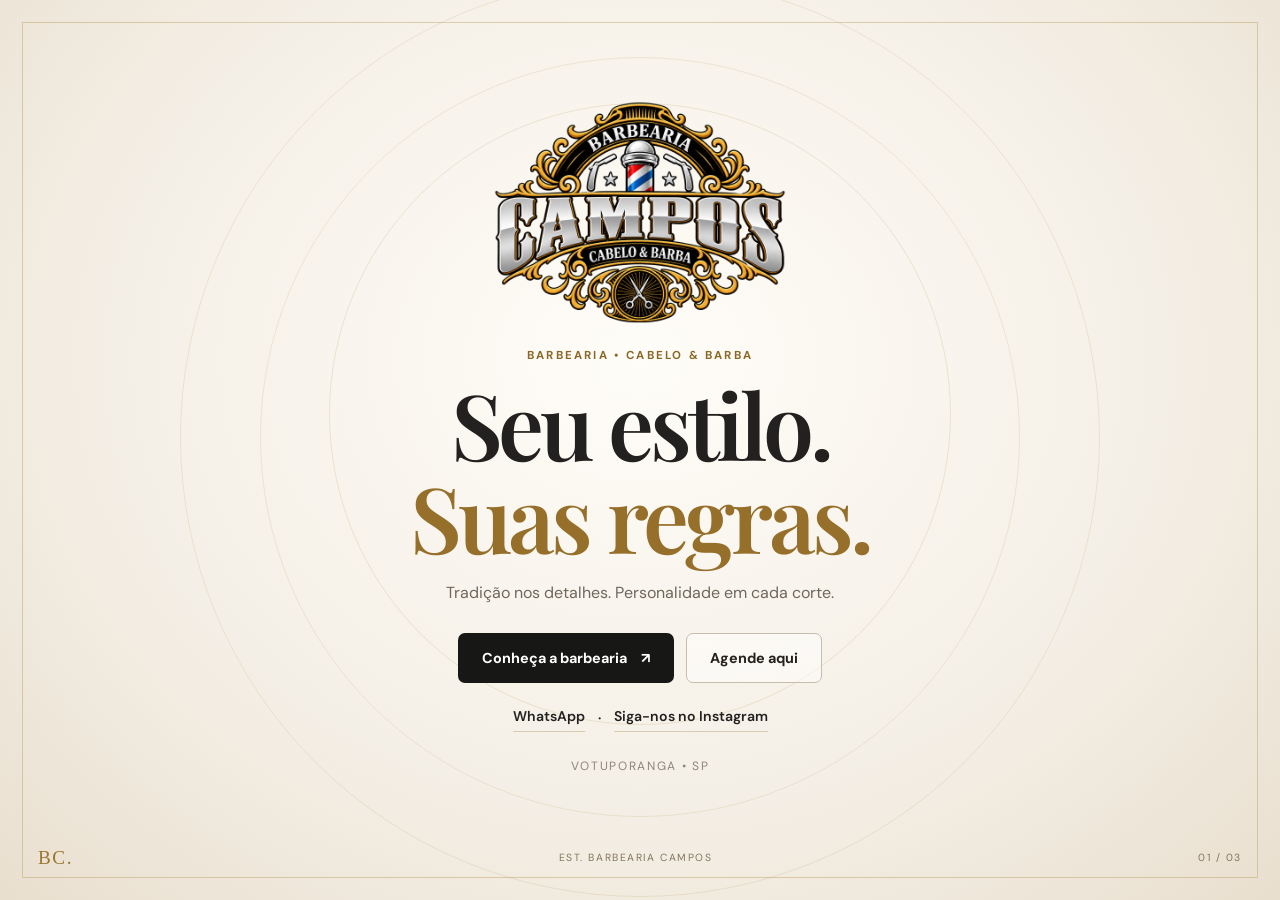
<file: index.html>
<!DOCTYPE html>
<html lang="pt-BR">
<head>
  <meta charset="UTF-8">
  <meta name="viewport" content="width=device-width, initial-scale=1">
  <meta name="theme-color" content="#f4efe6">
  <meta name="description" content="Barbearia Campos — cabelo e barba. Escolha seu próximo visual e agende seu horário.">
  <title>Barbearia Campos | Sua próxima versão</title>
  <link rel="stylesheet" href="style.css">
  <script src="script.js" defer></script>
</head>
<body class="cover-body">
  <main class="cover">
    <div class="cover-orbit orbit-one"></div><div class="cover-orbit orbit-two"></div>
    <div class="cover-content">
      <div class="cover-logo-wrap">
        <img class="cover-logo" src="assets/logo-campos.png" alt="Logo Barbearia Campos — Cabelo e Barba">
      </div>
      <p class="eyebrow">BARBEARIA • CABELO &amp; BARBA</p>
      <h1>Seu estilo.<br><span>Suas regras.</span></h1>
      <p class="cover-copy">Tradição nos detalhes. Personalidade em cada corte.</p>
      <div class="cover-actions">
        <a class="btn btn-dark" href="inicio.html">Conheça a barbearia <span aria-hidden="true">↗</span></a>
        <a class="btn btn-light" href="agendamento.html">Agende aqui</a>
      </div>
      <div class="cover-social">
        <a href="https://wa.me/5517991601154" target="_blank" rel="noopener noreferrer">WhatsApp</a>
        <span aria-hidden="true">·</span>
        <!-- Troque o # pelo link real do Instagram da barbearia. -->
        <a href="#" data-instagram-link>Siga-nos no Instagram</a>
      </div>
      <p class="cover-note">Votuporanga • SP</p>
    </div>
    <div class="cover-bottom"><span>BC.</span><span>EST. BARBEARIA CAMPOS</span><span>01 / 03</span></div>
  </main>
</body>
</html>
</file>
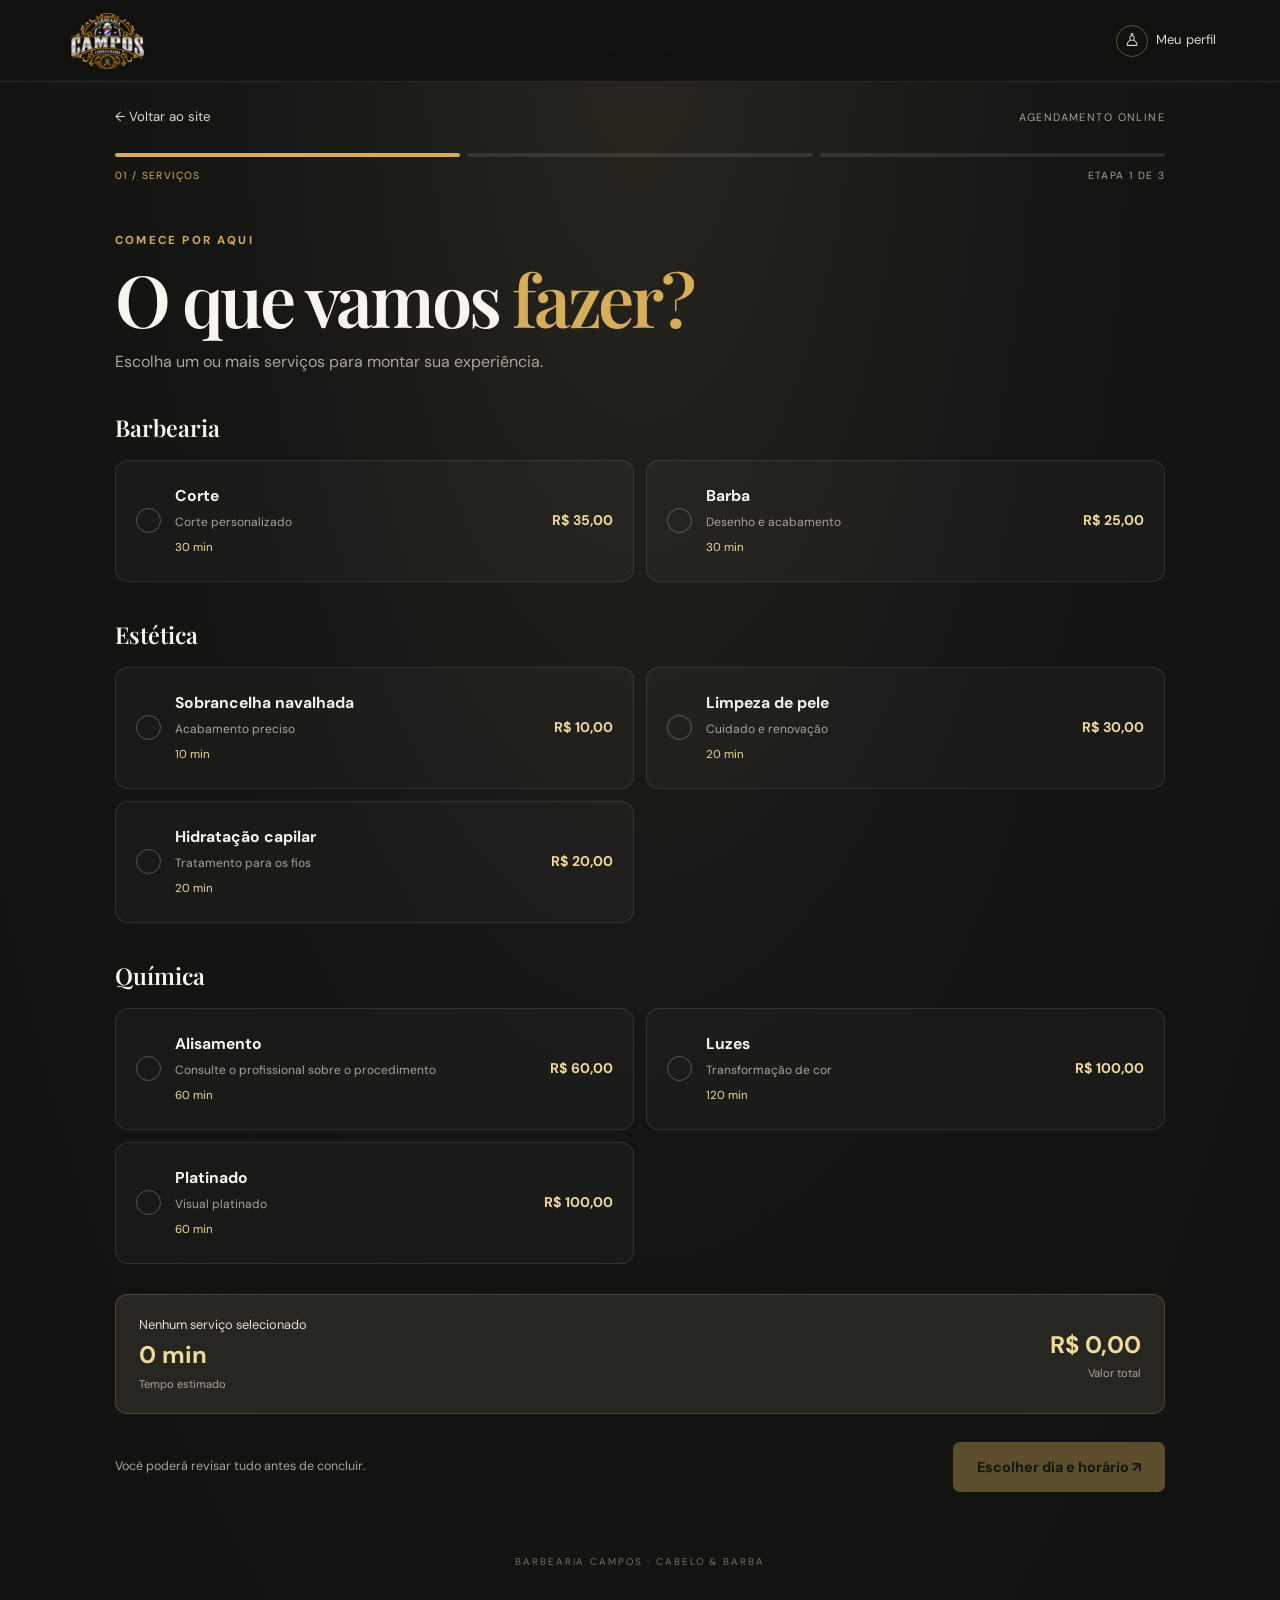
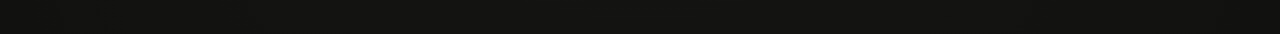
<file: agendamento.html>
<!DOCTYPE html>
<html lang="pt-BR">
<head>
  <meta charset="UTF-8"><meta name="viewport" content="width=device-width, initial-scale=1"><meta name="theme-color" content="#111111">
  <meta name="description" content="Escolha seus serviços e solicite um horário na Barbearia Campos.">
  <title>Agendamento | Barbearia Campos</title><link rel="stylesheet" href="style.css"><script src="agendamento.js" defer></script>
</head>
<body class="booking-body">
  <header class="site-header booking-header">
    <a class="wordmark" href="inicio.html" aria-label="Barbearia Campos — página inicial">
    <img
        class="site-logo"
        src="assets/logo-campos.png"
        alt="Barbearia Campos — Cabelo e Barba"
    >
</a>
    <a class="profile-link" href="perfil.html"><span class="profile-icon">♙</span><span>Meu perfil</span></a>
  </header>
  <main class="booking-shell">
    <div class="booking-topline"><a class="back-link" href="inicio.html">← Voltar ao site</a><span>AGENDAMENTO ONLINE</span></div>
    <div class="step-progress" aria-label="Progresso do agendamento"><span class="progress-segment active"></span><span class="progress-segment"></span><span class="progress-segment"></span></div>
    <div class="step-labels"><span class="current-step-label">01 / SERVIÇOS</span><span id="step-counter">ETAPA 1 DE 3</span></div>
    <section class="booking-step active" data-step="1">
      <div class="step-heading"><p class="eyebrow">COMECE POR AQUI</p><h1>O que vamos <span>fazer?</span></h1><p>Escolha um ou mais serviços para montar sua experiência.</p></div>
      <div id="service-list" class="booking-service-list"></div>
      <div class="selection-summary"><div><span id="selected-count">Nenhum serviço selecionado</span><strong id="total-duration">0 min</strong><small>Tempo estimado</small></div><div class="summary-price"><strong id="total-price">R$ 0,00</strong><small>Valor total</small></div></div>
      <div class="step-footer"><span class="muted-note">Você poderá revisar tudo antes de concluir.</span><button class="btn btn-gold" id="to-step-2" type="button" disabled>Escolher dia e horário ↗</button></div>
    </section>
    <section class="booking-step" data-step="2" hidden>
      <div class="step-heading"><p class="eyebrow">ENCONTRE SEU MOMENTO</p><h1>Quando fica <span>melhor?</span></h1><p>Escolha uma data e depois um dos horários disponíveis.</p></div>
      <div class="calendar-toolbar"><button class="calendar-arrow" id="previous-week" type="button" aria-label="Semana anterior">←</button><strong id="calendar-range">Esta semana</strong><button class="calendar-arrow" id="next-week" type="button" aria-label="Próxima semana">→</button></div>
      <div id="week-days" class="week-days" aria-label="Escolha o dia"></div>
      <p id="date-hint" class="date-hint">Selecione uma data para consultar os horários.</p>
      <div class="time-heading"><h2>Horários</h2><span id="selected-date-label">Nenhum dia selecionado</span></div>
      <div id="time-slots" class="time-slots"><p class="empty-slots">Escolha um dia para ver os horários.</p></div>
      <p class="availability-note"><span class="legend-dot available-dot"></span> Horário exibido para seleção <span class="legend-dot selected-dot"></span> Seu horário escolhido</p>
      <div class="step-footer"><button class="btn btn-outline" id="back-to-step-1" type="button">← Voltar aos serviços</button><button class="btn btn-gold" id="to-step-3" type="button" disabled>Revisar agendamento ↗</button></div>
    </section>
    <section class="booking-step" data-step="3" hidden>
      <div class="step-heading"><p class="eyebrow">QUASE LÁ</p><h1>Confira os <span>detalhes.</span></h1><p>Preencha ou confirme seus dados para enviar a solicitação.</p></div>
      <div id="booking-review" class="booking-review"></div>
      <form id="booking-form" class="booking-customer-form">
        <div class="form-two-columns"><div><label for="customer-name">Nome completo</label><input id="customer-name" name="name" autocomplete="name" maxlength="100" required></div><div><label for="customer-phone">WhatsApp com DDD</label><input id="customer-phone" name="phone" type="tel" autocomplete="tel" maxlength="20" required></div></div>
        <label class="consent-line"><input id="consent" type="checkbox" required><span>Concordo em usar esses dados para tratar desta solicitação de agendamento.</span></label>
        <p class="privacy-note">Nesta versão inicial, seus dados de perfil ficam salvos apenas neste navegador. A reserva ainda não é gravada em um banco de dados compartilhado.</p>
        <div class="step-footer"><button class="btn btn-outline" id="back-to-step-2" type="button">← Voltar ao horário</button><button class="btn btn-gold" type="submit">Enviar solicitação pelo WhatsApp ↗</button></div>
      </form>
    </section>
    <section class="booking-step" data-step="4" hidden>
      <div class="confirmation-mark">✓</div><p class="eyebrow">SOLICITAÇÃO PREPARADA</p><h1>Vamos confirmar <span>com você.</span></h1>
      <p class="confirmation-copy">Seu resumo foi preparado para enviar pelo WhatsApp. O horário só estará confirmado depois que a barbearia responder. Esta página ainda não bloqueia horários automaticamente.</p>
      <div id="confirmation-summary" class="booking-review"></div>
      <a id="confirmation-whatsapp" class="btn btn-gold full-width" href="https://wa.me/5517991601154" target="_blank" rel="noopener noreferrer">Continuar no WhatsApp ↗</a>
      <a class="text-link confirmation-home" href="inicio.html">Voltar para a barbearia</a>
    </section>
    <p class="booking-footnote">BARBEARIA CAMPOS · CABELO &amp; BARBA</p>
  </main>
</body>
</html>
</file>
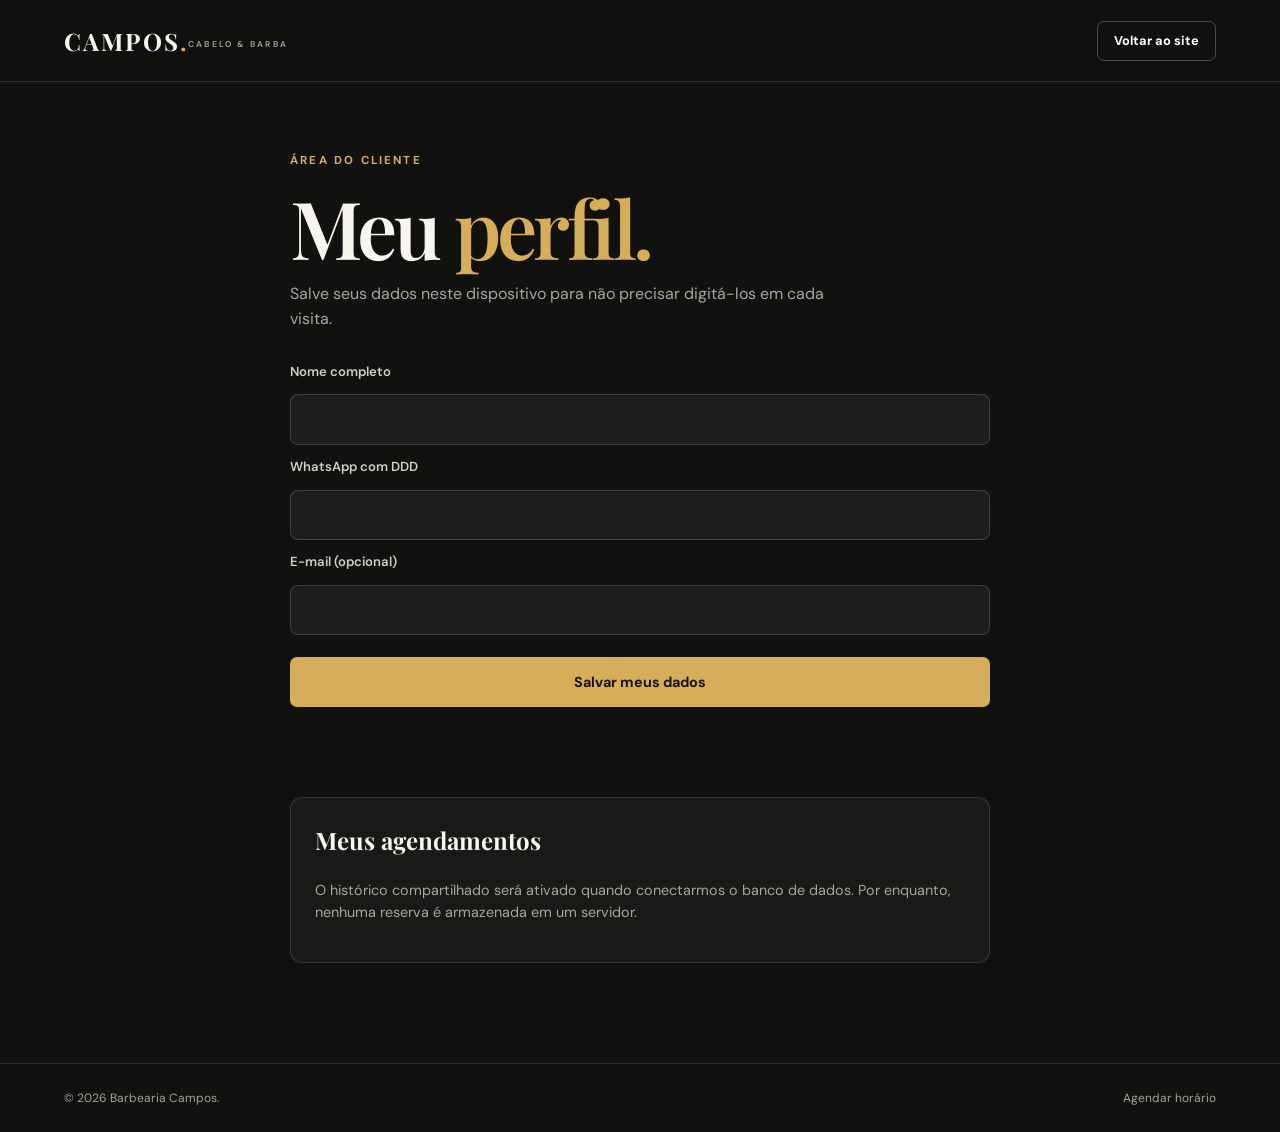
<file: perfil.html>
<!DOCTYPE html>
<html lang="pt-BR">
<head>
  <meta charset="UTF-8"><meta name="viewport" content="width=device-width, initial-scale=1"><meta name="theme-color" content="#111111">
  <title>Meu perfil | Barbearia Campos</title><link rel="stylesheet" href="style.css"><script src="script.js" defer></script>
</head>
<body class="site-body">
  <header class="site-header"><a class="wordmark" href="inicio.html">CAMPOS<span>.</span><small>CABELO &amp; BARBA</small></a><a class="btn btn-outline btn-small" href="inicio.html">Voltar ao site</a></header>
  <main class="profile-page">
    <p class="eyebrow">ÁREA DO CLIENTE</p><h1>Meu <span>perfil.</span></h1>
    <p class="profile-intro">Salve seus dados neste dispositivo para não precisar digitá-los em cada visita.</p>
    <form id="profile-form" class="profile-form">
      <label for="profile-name">Nome completo</label><input id="profile-name" name="name" autocomplete="name" maxlength="100" required>
      <label for="profile-phone">WhatsApp com DDD</label><input id="profile-phone" name="phone" type="tel" autocomplete="tel" maxlength="20" required>
      <label for="profile-email">E-mail (opcional)</label><input id="profile-email" name="email" type="email" autocomplete="email" maxlength="150">
      <button class="btn btn-gold" type="submit">Salvar meus dados</button><p id="profile-message" class="status-message" role="status" aria-live="polite"></p>
    </form>
    <section class="profile-history"><h2>Meus agendamentos</h2><p>O histórico compartilhado será ativado quando conectarmos o banco de dados. Por enquanto, nenhuma reserva é armazenada em um servidor.</p></section>
  </main>
  <footer class="site-footer"><p>© <span data-year></span> Barbearia Campos.</p><a href="agendamento.html">Agendar horário</a></footer>
</body>
</html>
</file>
<file: style.css>
@import url('https://fonts.googleapis.com/css2?family=DM+Sans:wght@400;500;600;700&family=Playfair+Display:wght@500;600;700&display=swap');
:root{--black:#111110;--black-2:#191918;--panel:#20201e;--gold:#d6ad59;--gold-light:#f0d99c;--cream:#f4efe6;--paper:#fbf8f2;--ink:#22211f;--muted:#a7a39b;--line:rgba(255,255,255,.12);--radius:18px}
*{box-sizing:border-box}html{scroll-behavior:smooth;scroll-padding-top:88px}body{margin:0;font-family:'DM Sans',Arial,sans-serif;line-height:1.55}a{color:inherit;text-decoration:none}button,input{font:inherit}button,a{-webkit-tap-highlight-color:transparent}img{max-width:100%;display:block}.eyebrow{font-size:.72rem;font-weight:700;letter-spacing:.19em;text-transform:uppercase;color:var(--gold);margin:0 0 16px}.btn{display:inline-flex;align-items:center;justify-content:center;gap:14px;min-height:50px;padding:0 23px;border:1px solid transparent;border-radius:7px;font-weight:700;font-size:.9rem;cursor:pointer;transition:transform .2s ease,background .2s ease,border-color .2s ease,box-shadow .2s ease}.btn:hover{transform:translateY(-2px)}.btn:focus-visible,a:focus-visible,button:focus-visible,input:focus-visible{outline:3px solid #6cb9ed;outline-offset:3px}
.btn:disabled{opacity:.38;cursor:not-allowed;transform:none}
.btn-gold{background:var(--gold);color:#171512}.btn-gold:hover{background:var(--gold-light);box-shadow:0 8px 24px #d6ad5928}.btn-dark{background:#171715;color:#fff}.btn-light{border-color:#c5bdaE;background:#ffffff75;color:#24211c}.btn-outline{border-color:rgba(255,255,255,.25);color:#fff;background:transparent}.btn-small{min-height:40px;padding:0 16px;font-size:.8rem}.text-link{display:inline-flex;align-items:center;gap:9px;font-weight:600;font-size:.9rem}
.text-link:hover{color:var(--gold)}
/* Capa clara */
.cover-body{background:var(--cream);color:var(--ink);min-height:100vh}.cover{min-height:100svh;position:relative;overflow:hidden;display:flex;align-items:center;justify-content:center;padding:50px 22px 76px;background:radial-gradient(ellipse at 50% 40%,#fffdf8 0%,#f4efe6 58%,#e9dfcf 100%)}.cover:before{content:"";position:absolute;inset:22px;border:1px solid #b89b5b70;pointer-events:none}.cover:after{content:"";position:absolute;width:620px;height:620px;border:1px solid #b99b5b38;border-radius:50%;left:50%;top:46%;transform:translate(-50%,-50%);pointer-events:none}.cover-orbit{position:absolute;border:1px solid #b99b5b30;border-radius:50%;pointer-events:none}
.orbit-one{width:760px;height:760px}
.orbit-two{width:920px;height:920px}
.cover-content{
    position:relative;
    z-index:1;
    width:min(100%,620px);
    text-align:center;
    display:flex;
    align-items:center;
    flex-direction:column
}
.cover-logo-wrap {
    width: min(100%, 340px);
    aspect-ratio: 1.5;
    display: flex;
    align-items: center;
    justify-content: center;
    overflow: visible;
    margin-bottom: 22px;
    background: transparent;
    box-shadow: none;
    border: none;
    border-radius: 0;
}

.cover-logo {
    display: block;
    width: 100%;
    height: 100%;
    object-fit: contain;
    background: transparent;
}
.cover-content .eyebrow{
    color:#8a6928;
    margin-bottom:12px
}
.cover h1,.hero-section h1,.section-intro h2,.gallery-heading h2,.booking-banner h2,.contact-section h2,.profile-page h1,.step-heading h1,.booking-step>h1{
    font-family:'Playfair Display',Georgia,serif;
    font-weight:600;letter-spacing:-.045em;
    line-height:1.02
}
.cover h1{font-size:clamp(3rem,8vw,5.7rem);margin:0}
.cover h1 span{color:#96702b}
.cover-copy{margin:18px 0 27px;color:#6e675c}
.cover-actions{display:flex;gap:12px;flex-wrap:wrap;justify-content:center}
.cover-social{display:flex;gap:13px;align-items:center;margin-top:23px;font-size:.88rem;font-weight:600}
.cover-social a{border-bottom:1px solid #a58a4d60;padding-bottom:3px}
.cover-note{font-size:.75rem;letter-spacing:.14em;text-transform:uppercase;color:#8c8579;margin:25px 0 0}
.cover-bottom{position:absolute;z-index:2;left:38px;right:38px;bottom:27px;display:flex;justify-content:space-between;align-items:center;color:#83765c;font-size:.65rem;letter-spacing:.15em}
.cover-bottom span:first-child{font-family:Georgia,serif;font-size:1.2rem;color:#9a762f}
/* Cabeçalho e site principal */
.site-body{background:var(--black);color:#f8f5ee}
.site-header{height:82px;display:flex;align-items:center;justify-content:space-between;gap:24px;padding:0 clamp(20px,5vw,76px);background:#111110f2;border-bottom:1px solid var(--line);position:sticky;top:0;z-index:20;backdrop-filter:blur(14px)}

.wordmark{font-family:'Playfair Display',Georgia,serif;font-size:1.5rem;font-weight:700;letter-spacing:.09em;line-height:1;white-space:nowrap}.wordmark>span{color:var(--gold)}
.wordmark small{display:block;margin-top:7px;font:600 .53rem 'DM Sans',sans-serif;letter-spacing:.25em;color:#aaa398}
/* Logo da Barbearia Campos no cabeçalho */
.site-header .wordmark {
    display: flex;
    align-items: center;
    flex-shrink: 0;
}

.site-header .site-logo {
    display: block;
    width: 145px;
    height: 58px;
    object-fit: contain;
    object-position: left center;
}

/* Ajuste da logo para celulares */
@media (max-width: 650px) {
    .site-header .site-logo {
        width: 112px;
        height: 48px;
    }
}
.main-nav,.header-actions{display:flex;align-items:center;gap:27px}.main-nav a{font-size:.83rem;color:#c7c2b8;transition:color .2s}.main-nav a:hover{color:var(--gold)}.header-actions{gap:16px}.profile-link{display:inline-flex;align-items:center;gap:8px;font-size:.82rem;color:#ded9cf}.profile-icon{display:grid;place-items:center;width:32px;height:32px;border:1px solid #d6ad5966;border-radius:50%;font-size:1.15rem}.menu-toggle{display:none;border:1px solid var(--line);background:transparent;color:white;border-radius:8px;padding:8px 12px;font-size:1.2rem}.hero-section{position:relative;min-height:min(720px,82vh);display:flex;align-items:center;background:#171614 url('https://images.unsplash.com/photo-1621605815971-fbc98d665033?auto=format&fit=crop&w=2000&q=90') center 40%/cover no-repeat}.hero-shade{position:absolute;inset:0;background:linear-gradient(90deg,#0b0b0af2 0%,#0b0b0ad9 42%,#0b0b0a40 100%),linear-gradient(0deg,#111110 0%,transparent 24%)}.hero-inner{position:relative;width:min(100%,1250px);padding:100px clamp(24px,9vw,140px) 120px}.hero-section .eyebrow{margin-bottom:24px}.hero-section h1{font-size:clamp(3.7rem,9vw,7.6rem);margin:0;max-width:800px}.hero-section h1 span,.section-intro h2 span,.gallery-heading h2 span,.contact-section h2 span{color:var(--gold)}.hero-copy{color:#d1ccc2;font-size:1.05rem;max-width:450px;margin:25px 0 30px}.hero-actions{display:flex;align-items:center;gap:28px;flex-wrap:wrap}.hero-caption{position:absolute;bottom:30px;left:clamp(24px,5vw,76px);right:clamp(24px,5vw,76px);display:flex;justify-content:space-between;color:#bcb5a8;font-size:.65rem;letter-spacing:.18em}.section{padding:100px clamp(24px,8vw,120px)}.services-section{background:#111110}.section-intro{max-width:600px;margin-bottom:48px}.section-intro h2,.gallery-heading h2,.contact-section h2{font-size:clamp(2.7rem,5.5vw,4.5rem);margin:0 0 20px}.section-intro>p:last-child,.gallery-heading>p{color:#aaa59b}.service-grid{display:grid;grid-template-columns:repeat(4,minmax(0,1fr));gap:14px}.service-card{position:relative;min-height:270px;padding:28px 23px;background:linear-gradient(145deg,#22221f,#171716);border:1px solid #ffffff12;border-radius:13px;transition:transform .25s,border-color .25s}.service-card:hover{transform:translateY(-5px);border-color:#d6ad5977}.service-number{position:absolute;right:22px;top:20px;color:#8c8579;font-size:.7rem;letter-spacing:.1em}.service-icon{font-size:1.8rem;color:var(--gold);margin-bottom:23px}.service-card h3{font-family:'Playfair Display',Georgia,serif;font-size:1.45rem;margin:0 0 10px}.service-card p{color:#a9a49a;font-size:.84rem;min-height:54px;margin:0 0 24px}.service-meta{display:flex;flex-direction:column;gap:4px;border-top:1px solid var(--line);padding-top:15px;font-size:.75rem;color:#a7a197}.service-meta strong{font-size:.95rem;color:var(--gold-light)}.section-end{display:flex;justify-content:space-between;align-items:center;margin-top:30px;color:#aaa398;font-size:.7rem;letter-spacing:.1em}.gallery-section{background:#e9e1d4;color:#201e1a}.gallery-section .eyebrow{color:#8c692c}.gallery-heading{display:flex;align-items:end;justify-content:space-between;gap:35px;margin-bottom:35px}.gallery-heading h2{margin-bottom:0}.gallery-heading h2 span{color:#98712b}.gallery-heading>p{max-width:310px;color:#726b60}.gallery-grid{display:grid;grid-template-columns:1.1fr 1fr 1fr;gap:14px}.gallery-grid img{width:100%;height:390px;object-fit:cover;filter:saturate(.78);border-radius:8px}.image-disclaimer{font-size:.7rem;color:#7d7569;margin-top:12px}.booking-banner{padding:65px clamp(24px,8vw,120px);display:flex;justify-content:space-between;align-items:center;gap:28px;background:#24221e;border-top:1px solid #d6ad5935;border-bottom:1px solid #d6ad5935}.booking-banner h2{font-size:clamp(2.4rem,5vw,4rem);margin:0}.contact-section{display:grid;grid-template-columns:1fr 1fr;gap:60px;background:#111110}.contact-details{display:grid;grid-template-columns:1fr 1fr;gap:25px;align-content:center}.contact-details p{margin:0;color:#e4dfd5}.contact-details p span{display:block;font-size:.65rem;letter-spacing:.15em;color:var(--gold);margin-bottom:10px}.contact-details a:hover{color:var(--gold)}.site-footer{display:flex;justify-content:space-between;align-items:center;gap:20px;padding:25px clamp(24px,5vw,76px);border-top:1px solid var(--line);color:#a7a197;font-size:.75rem}.site-footer p{margin:0}.site-footer .wordmark{color:#f8f5ee;font-size:1.15rem}.site-footer .wordmark small{font-size:.42rem}
/* Perfil */
.profile-page{width:min(100% - 40px,700px);margin:70px auto 100px}.profile-page h1{font-size:clamp(3rem,7vw,5rem);margin:0}.profile-page h1 span{color:var(--gold)}.profile-intro{color:#aaa59b;max-width:540px;margin:15px 0 30px}.profile-form,.booking-customer-form{display:grid;gap:12px}.profile-form label,.booking-customer-form label{font-size:.82rem;color:#d4cec2;font-weight:600}.profile-form input,.booking-customer-form input:not([type=checkbox]){width:100%;min-height:48px;padding:12px 14px;color:#f8f5ee;background:#1d1d1b;border:1px solid #ffffff24;border-radius:8px}.profile-form .btn{margin-top:10px}.status-message{font-size:.85rem;color:#ffb3b3}.status-message.success{color:#8fe0b0}.profile-history{margin-top:50px;padding:24px;border:1px solid var(--line);border-radius:12px;background:#191918}.profile-history h2{font-family:'Playfair Display',Georgia,serif;margin-top:0}.profile-history p{color:#aaa59b;font-size:.9rem}
/* Agendamento em etapas */
.booking-body{min-height:100vh;background:radial-gradient(ellipse at 50% 0%,#29261f 0%,#151514 48%,#111110 100%);color:#f8f5ee}.booking-header{position:relative}.booking-shell{width:min(100% - 36px,1050px);margin:0 auto;padding:25px 0 55px}.booking-topline,.step-labels{display:flex;align-items:center;justify-content:space-between;gap:15px;color:#a8a197;font-size:.68rem;letter-spacing:.13em}.back-link{font-size:.83rem;letter-spacing:0;color:#ddd6ca}.back-link:hover{color:var(--gold)}.step-progress{display:grid;grid-template-columns:repeat(3,1fr);gap:7px;margin-top:25px}.progress-segment{height:4px;background:#ffffff1a;border-radius:5px}.progress-segment.active{background:var(--gold)}.step-labels{margin-top:11px;font-size:.65rem}.current-step-label{color:var(--gold)}.booking-step{padding:48px 0 20px;animation:stepIn .32s ease both}.booking-step[hidden]{display:none!important}@keyframes stepIn{from{opacity:0;transform:translateY(9px)}to{opacity:1;transform:translateY(0)}}.step-heading{margin-bottom:30px}.step-heading .eyebrow{margin-bottom:12px}.step-heading h1,.booking-step>h1{font-size:clamp(2.8rem,6vw,4.5rem);margin:0 0 15px}.step-heading h1 span,.booking-step>h1 span{color:var(--gold)}.step-heading>p:last-child{margin:0;color:#aaa59b}.service-group-title{font-family:'Playfair Display',Georgia,serif;font-size:1.45rem;font-weight:600;margin:35px 0 14px}.service-choice-grid{display:grid;grid-template-columns:repeat(2,minmax(0,1fr));gap:12px}.booking-service-card{position:relative;display:flex;align-items:center;gap:14px;min-height:122px;padding:18px 20px;border:1px solid #ffffff1a;border-radius:13px;background:#ffffff07;cursor:pointer;transition:background .2s,border-color .2s,transform .2s}.booking-service-card:hover{transform:translateY(-2px);border-color:#d6ad5970;background:#ffffff0b}.booking-service-card.is-selected{border-color:#79cfa1;background:#163b2b70;box-shadow:0 0 0 1px #79cfa133}.booking-service-card>input{position:absolute;opacity:0;pointer-events:none}.service-check{width:25px;height:25px;flex:0 0 25px;display:grid;place-items:center;border:1px solid #ffffff42;border-radius:50%;color:transparent;font-size:.75rem;transition:all .2s}.is-selected .service-check{background:#79cfa1;border-color:#79cfa1;color:#10281d}.booking-service-copy{display:flex;flex-direction:column;gap:4px;min-width:0;flex:1}.booking-service-copy strong{font-size:.98rem}.booking-service-copy small{font-size:.75rem;color:#aaa59b}.service-card-duration{font-size:.72rem;color:var(--gold-light);margin-top:4px}.booking-service-price{font-size:.88rem;white-space:nowrap;color:var(--gold-light)}.selection-summary{display:flex;justify-content:space-between;align-items:center;gap:25px;margin-top:30px;padding:20px 23px;border-radius:12px;background:#282620;border:1px solid #d6ad593d}.selection-summary>div{display:grid;gap:2px}.selection-summary span{font-size:.8rem;color:#e5dfd4}.selection-summary strong{font-size:1.5rem;color:var(--gold-light)}.selection-summary small{font-size:.7rem;color:#aaa59b}.summary-price{text-align:right}.step-footer{display:flex;align-items:center;justify-content:space-between;gap:16px;margin-top:28px}.muted-note{font-size:.78rem;color:#aaa59b}.calendar-toolbar{display:flex;align-items:center;justify-content:space-between;gap:15px;margin-bottom:15px;color:#e5dfd4}.calendar-toolbar strong{font-size:.9rem}.calendar-arrow{width:39px;height:39px;border:1px solid #ffffff26;border-radius:50%;background:#ffffff08;color:#fff;cursor:pointer;transition:background .2s}.calendar-arrow:hover:not(:disabled){background:#d6ad5926;border-color:var(--gold)}.calendar-arrow:disabled{opacity:.25;cursor:not-allowed}.week-days{display:grid;grid-template-columns:repeat(7,minmax(0,1fr));gap:9px}.week-day{min-width:0;display:flex;flex-direction:column;align-items:center;gap:7px;padding:15px 5px;border:1px solid #ffffff20;border-radius:11px;background:#ffffff06;color:#f5f0e7;cursor:pointer;transition:all .2s}.week-day:hover:not(:disabled){border-color:var(--gold);transform:translateY(-2px)}.week-day.is-selected{background:#1d4a36;border-color:#79cfa1;box-shadow:0 0 0 1px #79cfa133}.week-day:disabled{opacity:.27;cursor:not-allowed;background:#ffffff03}.week-day-name{font-size:.7rem;text-transform:capitalize;color:#bdb6aa}.week-day strong{font-size:1.35rem}.week-day small{font-size:.66rem;color:#a9a196}.date-hint{font-size:.8rem;color:#aaa59b;margin:14px 0 25px}.time-heading{display:flex;align-items:center;justify-content:space-between;gap:20px;margin-bottom:14px}.time-heading h2{font-family:'Playfair Display',Georgia,serif;font-size:1.6rem;margin:0}.time-heading span{font-size:.78rem;color:#aaa59b;text-align:right}.time-slots{display:grid;grid-template-columns:repeat(5,minmax(0,1fr));gap:10px}.time-slot{min-height:48px;border:1px solid #ffffff2b;border-radius:9px;background:#ffffff08;color:#eee8dc;font-weight:600;cursor:pointer;transition:all .18s}.time-slot:hover{border-color:var(--gold);background:#d6ad5918}.time-slot.is-selected{background:#1d4a36;border-color:#79cfa1;color:#baf3d1;box-shadow:0 0 0 1px #79cfa155}.empty-slots{grid-column:1/-1;padding:22px;border:1px dashed #ffffff25;border-radius:10px;color:#aaa59b;text-align:center;font-size:.85rem}.availability-note{display:flex;align-items:center;gap:8px;flex-wrap:wrap;margin-top:17px;color:#aaa59b;font-size:.72rem}.legend-dot{display:inline-block;width:9px;height:9px;border-radius:50%;margin-left:8px}.available-dot{background:#d6ad59}.selected-dot{background:#79cfa1}.booking-review{margin:20px 0}.review-card{border:1px solid #d6ad5940;background:#201f1b;border-radius:13px;padding:22px}.review-card h2{font-family:'Playfair Display',Georgia,serif;font-size:1.35rem;margin:0 0 15px}.review-line,.review-total{display:flex;justify-content:space-between;align-items:start;gap:15px;padding:12px 0;border-bottom:1px solid #ffffff12}.review-line>span{display:flex;flex-direction:column;gap:3px}.review-line small,.review-card>p{font-size:.78rem;color:#aaa59b}.review-line strong{color:var(--gold-light);white-space:nowrap}.review-total{align-items:center;border-bottom:0;margin-top:5px}.review-total strong{font-size:1.25rem;color:var(--gold-light)}.review-card>p{margin:7px 0 0}.form-two-columns{display:grid;grid-template-columns:1fr 1fr;gap:14px}.booking-customer-form>div>div{display:grid;gap:9px}.booking-customer-form{gap:16px}.consent-line{display:flex;align-items:flex-start;gap:10px;margin-top:3px;font-weight:400!important;line-height:1.5}.consent-line input{margin-top:5px;accent-color:#79cfa1}.privacy-note{font-size:.75rem;color:#c0a979;line-height:1.5;margin:0}.booking-footnote{text-align:center;font-size:.62rem;letter-spacing:.19em;color:#777167;margin-top:42px}.confirmation-mark{display:grid;place-items:center;width:66px;height:66px;border-radius:50%;background:#1d4a36;border:1px solid #79cfa1;color:#baf3d1;font-size:2rem;margin-bottom:25px}.confirmation-copy{max-width:680px;color:#c0baaf}.full-width{width:100%}.confirmation-home{display:flex;justify-content:center;margin-top:22px}.booking-step[data-step="4"]{max-width:760px;margin:0 auto}.booking-step[data-step="4"] .eyebrow{margin-bottom:10px}
@media(max-width:900px){.site-header{padding:0 22px;gap:14px}.main-nav{gap:16px}.header-actions{gap:10px}.profile-link>span:last-child{display:none}.service-grid{grid-template-columns:repeat(2,minmax(0,1fr))}.gallery-grid img{height:300px}.contact-section{gap:35px}.service-choice-grid{grid-template-columns:1fr 1fr}.booking-service-card{padding:15px;gap:10px}.booking-service-price{font-size:.8rem}}
@media(max-width:650px){.cover{padding:35px 23px 80px}.cover:before{inset:12px}.cover-logo-wrap{width:min(100%,300px);margin-bottom:18px}.cover h1{font-size:clamp(3.2rem,15vw,4.6rem)}.cover-copy{font-size:.92rem;max-width:300px}.cover-actions{width:100%;flex-direction:column}.cover-actions .btn{width:min(100%,320px)}.cover-social{font-size:.78rem;gap:9px;flex-wrap:wrap;justify-content:center}.cover-bottom{left:23px;right:23px;bottom:21px;font-size:.55rem}.site-header{height:72px;flex-wrap:wrap}.wordmark{font-size:1.25rem}.wordmark small{font-size:.45rem}.menu-toggle{display:block;margin-left:auto}.main-nav{display:none;position:absolute;top:71px;left:0;right:0;padding:18px 22px 22px;background:#171716;border-bottom:1px solid var(--line);flex-direction:column;align-items:flex-start;gap:18px}.main-nav.is-open{display:flex}.header-actions{gap:9px}.header-actions .btn{display:none}.profile-link{gap:0}.hero-section{min-height:640px;background-position:58% center}.hero-shade{background:linear-gradient(90deg,#0b0b0af2,#0b0b0ac7 65%,#0b0b0a72),linear-gradient(0deg,#111110 0%,transparent 35%)}.hero-inner{padding:90px 25px 115px}.hero-section h1{font-size:clamp(3.5rem,16vw,5.2rem)}.hero-copy{font-size:.94rem;max-width:320px}.hero-actions{align-items:flex-start;gap:20px;flex-direction:column}.hero-caption{font-size:.52rem;letter-spacing:.1em;bottom:22px}.section{padding:70px 22px}.section-intro h2,.gallery-heading h2,.contact-section h2{font-size:3.2rem}.service-grid{gap:10px}.service-card{padding:20px 15px;min-height:250px}.service-card h3{font-size:1.25rem}.service-card p{font-size:.78rem;min-height:70px}.service-meta{font-size:.68rem}.service-meta strong{font-size:.82rem}.section-end{gap:15px;align-items:flex-start;font-size:.58rem}.section-end .text-link{font-size:.78rem}.gallery-heading{display:block}.gallery-heading>p{margin-top:17px}.gallery-grid{grid-template-columns:1fr 1fr;gap:9px}.gallery-grid img{height:230px}.gallery-grid img:first-child{grid-column:1/-1;height:290px}.booking-banner{padding:48px 23px;align-items:flex-start;flex-direction:column}.booking-banner h2{font-size:3rem}.contact-section{grid-template-columns:1fr;gap:25px}.contact-details{grid-template-columns:1fr;gap:20px}.site-footer{flex-wrap:wrap;padding:23px;gap:14px}.site-footer p{order:3;width:100%}.profile-page{margin:50px auto 70px}.booking-header{padding:0 18px}.booking-shell{width:calc(100% - 32px);padding-top:20px}.booking-topline{font-size:.58rem}.booking-topline .back-link{font-size:.78rem}.booking-step{padding-top:36px}.step-heading h1,.booking-step>h1{font-size:clamp(2.7rem,12vw,3.6rem)}.step-heading>p:last-child{font-size:.88rem}.service-group-title{font-size:1.3rem;margin-top:29px}.service-choice-grid{grid-template-columns:1fr;gap:9px}.booking-service-card{min-height:100px;padding:15px}.booking-service-copy strong{font-size:.9rem}.booking-service-copy small{font-size:.7rem}.selection-summary{padding:16px;gap:12px}.selection-summary strong{font-size:1.25rem}.selection-summary span{font-size:.72rem}.step-footer{align-items:stretch;flex-direction:column-reverse}.step-footer .btn{width:100%}.muted-note{text-align:center}.week-days{gap:5px}.week-day{padding:12px 1px;gap:6px;border-radius:8px}.week-day-name{font-size:.62rem}.week-day strong{font-size:1.1rem}.week-day small{font-size:.56rem}.calendar-toolbar strong{font-size:.8rem}.time-slots{grid-template-columns:repeat(3,minmax(0,1fr));gap:8px}.time-slot{min-height:45px;font-size:.86rem}.time-heading{align-items:flex-start;flex-direction:column;gap:4px}.time-heading span{text-align:left}.form-two-columns{grid-template-columns:1fr;gap:13px}.review-card{padding:17px}.booking-footnote{font-size:.55rem}.confirmation-copy{font-size:.9rem}}
@media(prefers-reduced-motion:reduce){*,*::before,*::after{scroll-behavior:auto!important;animation-duration:.01ms!important;animation-iteration-count:1!important;transition-duration:.01ms!important}}
</file>
